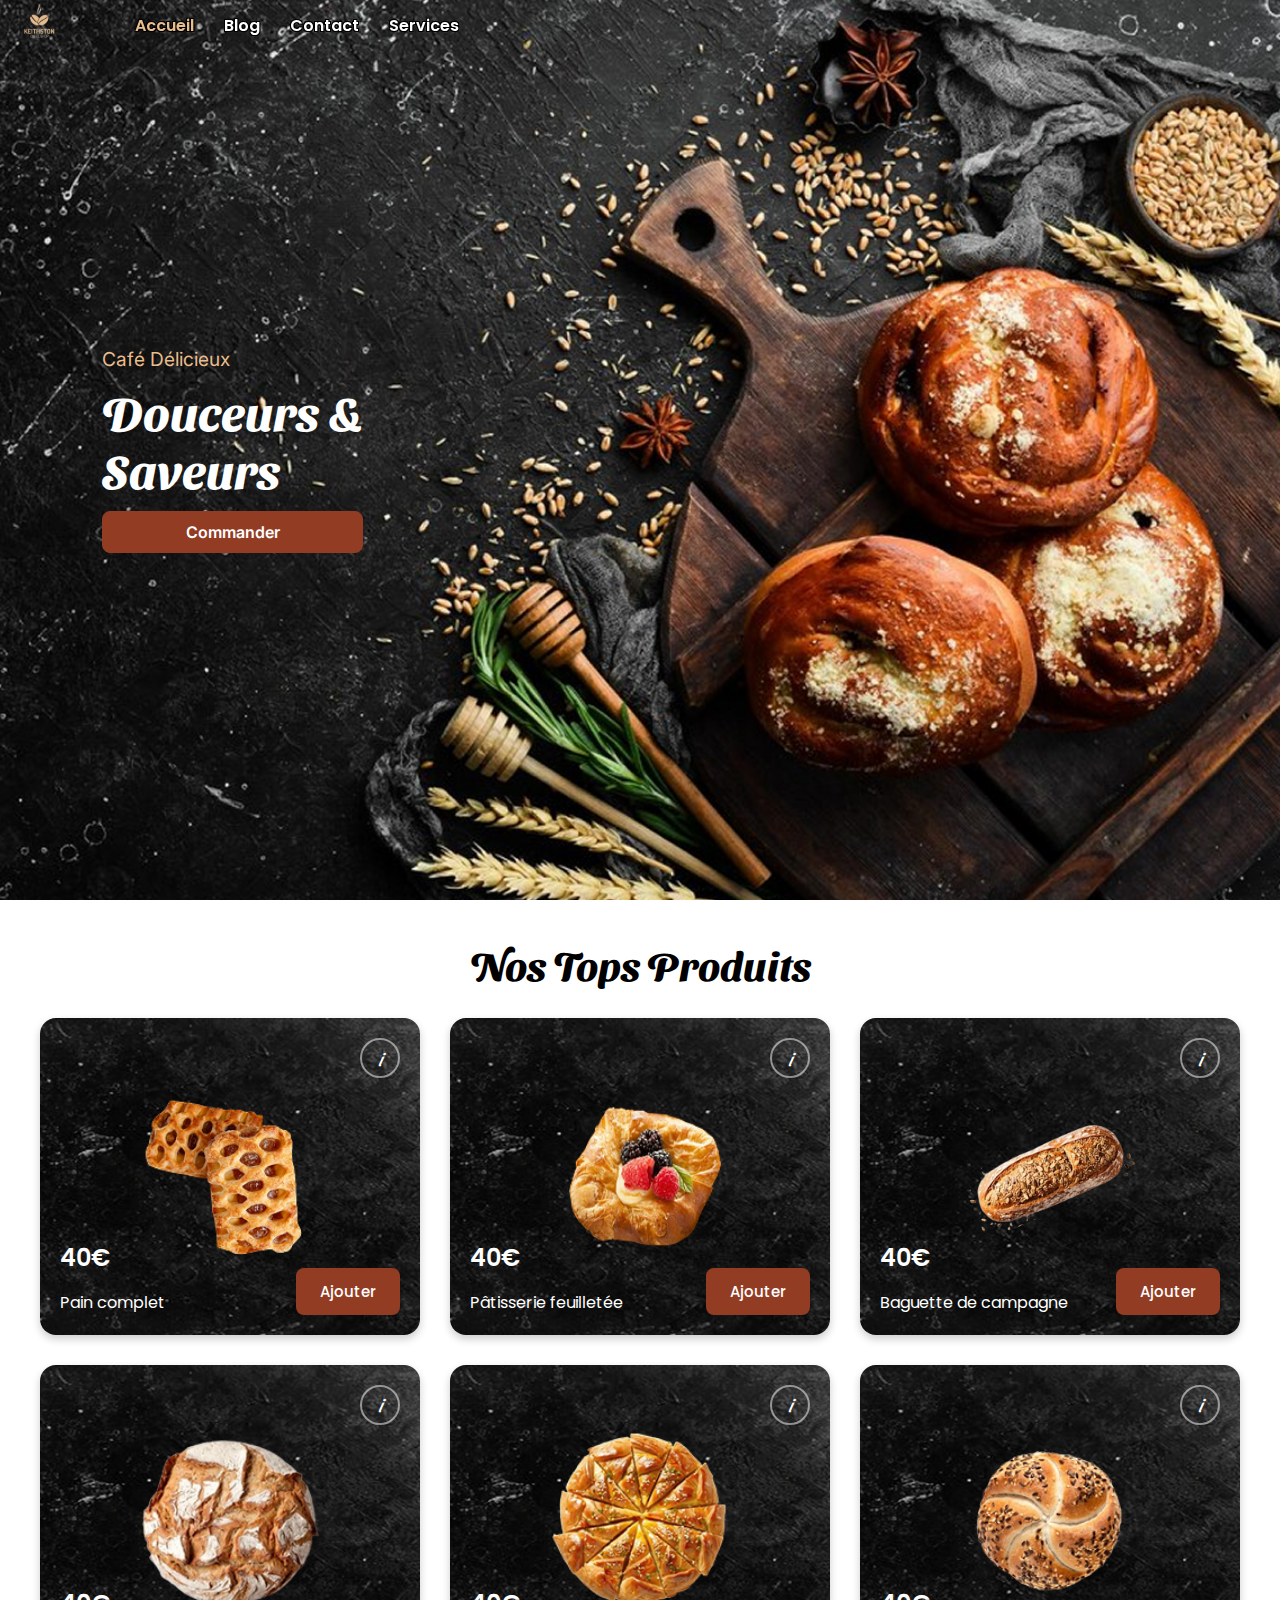
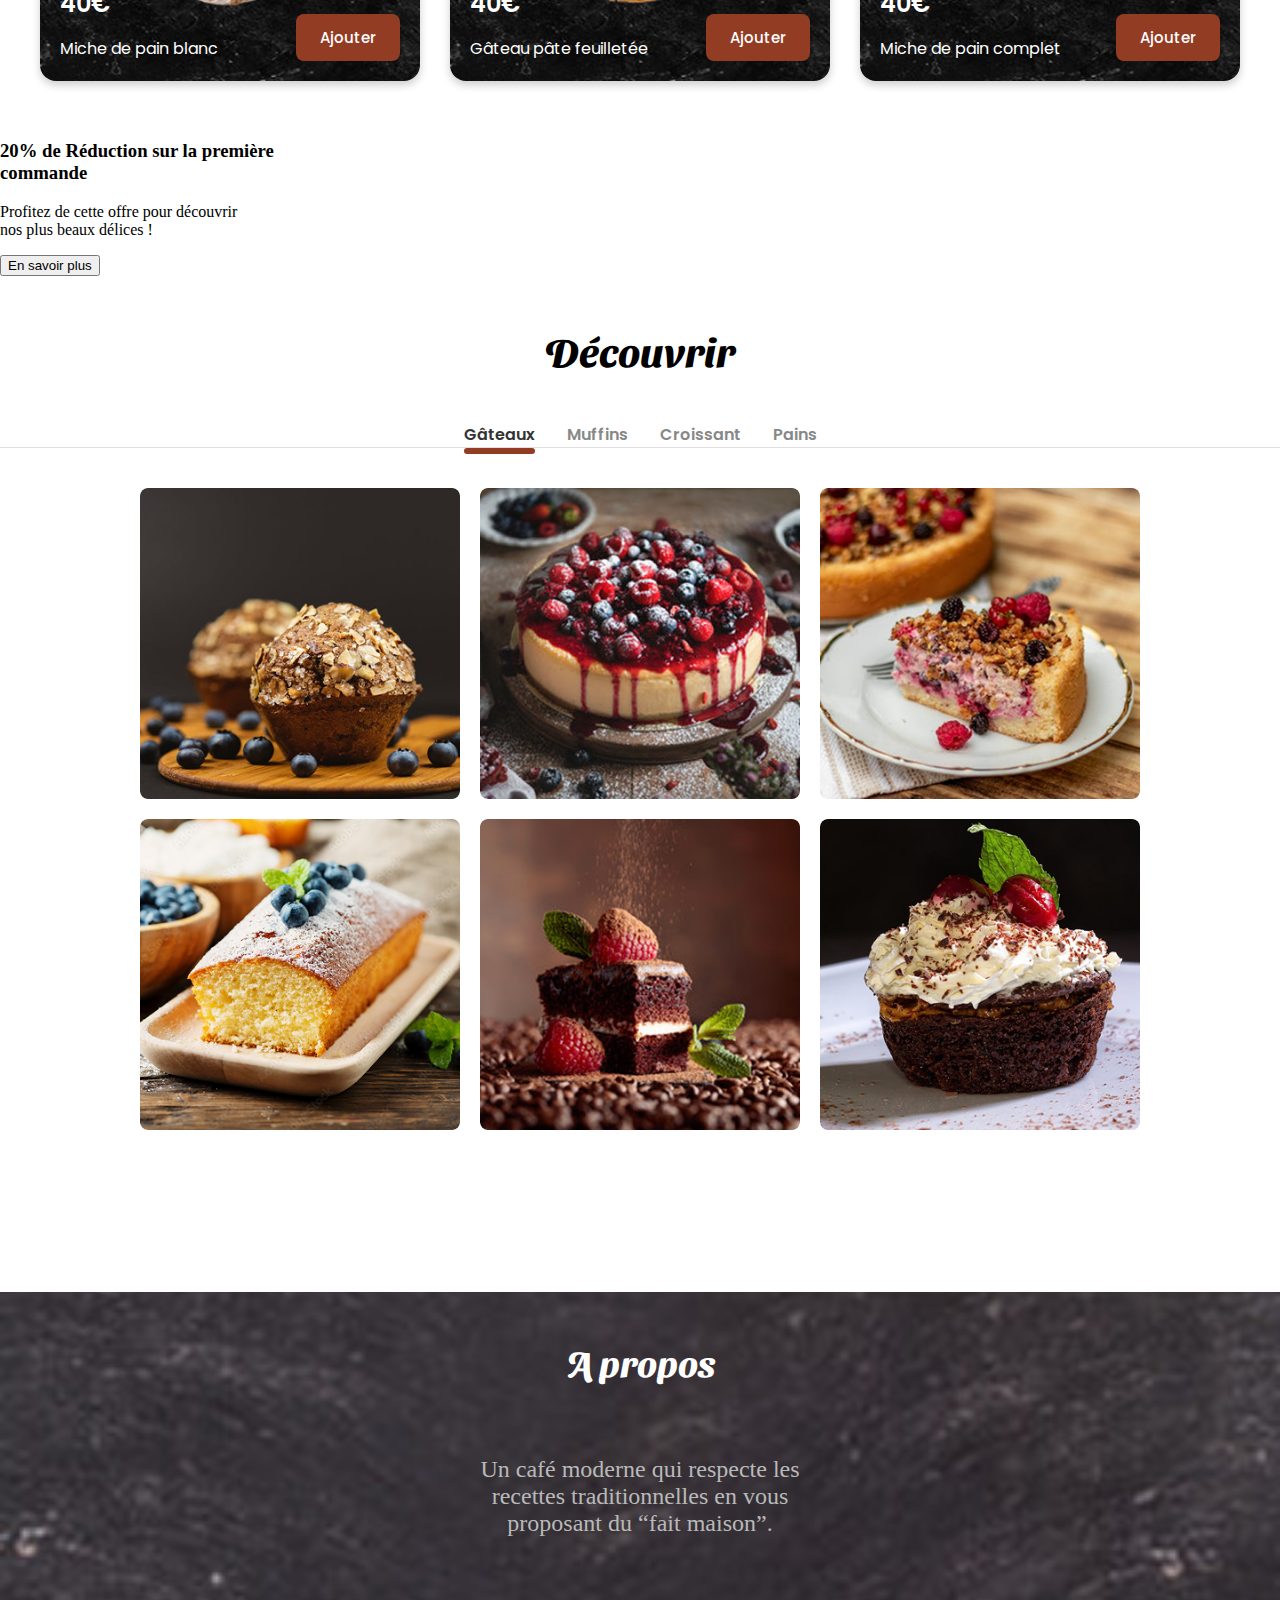
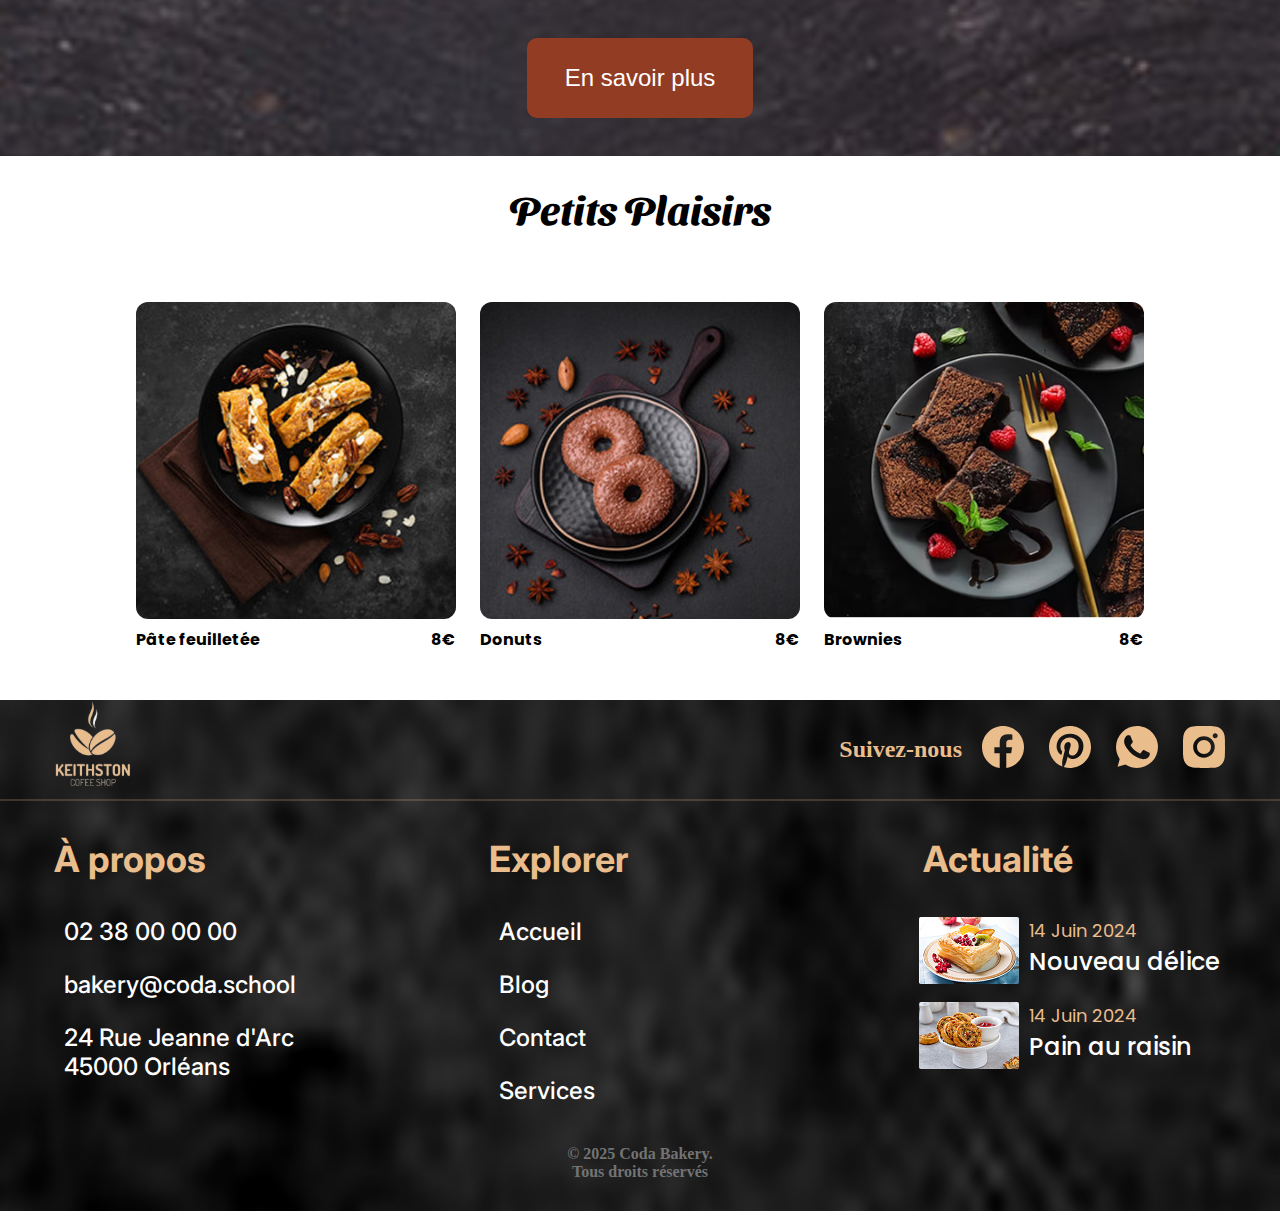
<file: html/index.html>
<!DOCTYPE html>
<html lang="fr">
    <head>
        <meta charset="UTF-8">
        <meta name="viewport" content="width=device-width, initial-scale=1.0">
        <link rel="preconnect" href="https://fonts.googleapis.com">
        <link rel="preconnect" href="https://fonts.gstatic.com" crossorigin>
        <link href="https://fonts.googleapis.com/css2?family=Sansita+Swashed:wght@300..900&display=swap" rel="stylesheet">
        <link href="https://fonts.googleapis.com/css2?family=Poppins:ital,wght@0,100;0,200;0,300;0,400;0,500;0,600;0,700;0,800;0,900;1,100;1,200;1,300;1,400;1,500;1,600;1,700;1,800;1,900&family=Sansita+Swashed:wght@300..900&display=swap" rel="stylesheet">
        <link href="https://fonts.googleapis.com/css2?family=Inter:ital,opsz,wght@0,14..32,100..900;1,14..32,100..900&family=Poppins:ital,wght@0,100;0,200;0,300;0,400;0,500;0,600;0,700;0,800;0,900;1,100;1,200;1,300;1,400;1,500;1,600;1,700;1,800;1,900&family=Sansita+Swashed:wght@300..900&display=swap" rel="stylesheet">
        <link rel="stylesheet" href="../css/header.css">
        <link rel="stylesheet" href="../css/banniere.css">
        <link rel="stylesheet" href="../css/top_produit.css">
        <link rel="stylesheet" href="../css/reduction.css">
        <link rel="stylesheet" href="../css/decouverte.css">
        <link rel="stylesheet" href="../css/info.css">
        <link rel="stylesheet" href="../css/plaisir.css">
        <link rel="stylesheet" href="../css/footer.css">
        <title>Coda bakery</title>
    </head>

    <body>
        <header class="header">
            <div class="overlay_menu_mobile" onclick="closeMenuMobile()"></div>
            <div class="header_logo">
                <img src="../image/logo_entreprise.svg" alt="Logo entreprise">
            </div>
            <nav class="header_nav">
                <div class="header_nav_close" onclick="closeMenuMobile()">
                    <img src="../image/close.svg" alt="Fermer">
                </div>
                <ul class="header_nav_menu">
                    <li class="header_nav_menu_link">
                        <a href="#">Accueil</a>
                    </li>
                    <li class="header_nav_menu_link">
                        <a href="#">Blog</a>
                    </li>
                    <li class="header_nav_menu_link">
                        <a href="#">Contact</a>
                    </li>
                    <li class="header_nav_menu_link">
                        <a href="#">Services</a>
                    </li>
                </ul>
            </nav>
            <div class="header_burger" onclick="openMenuMobile()">
                <img src="../image/burger.svg" alt="Menu">
            </div>
        </header>
        
        <section>
            <div id="custom_banniere">
                <div class="banniere_image"></div>
                <div class="banniere_contenu">
                    <p class="texte_banniere">Café Délicieux</p>
                    <h2 class="titre_banniere">Douceurs &<br>Saveurs</h2>
                    <button type="button" class="button_banniere">Commander</button>
                </div>
            </div>
        </section>
     

        <section class="section_produits">
            <h2 class="titre_section">Nos Tops Produits</h2>
            
            <div class="container_produits">
                <div class="custom_top_produit">
                    <img src="../image/fond.png" alt="fond">
                    <img src="../image/pain.png" alt="pain">
                    <button class="btn_info" aria-label="Informations produit">i</button>
                    <p class="prix_top_produit">40€</p>
                    <p class="nom_top_produit">Pain complet</p>
                    <button class="btn_ajouter">Ajouter</button>
                </div>

                <div class="custom_top_produit">
                    <img src="../image/fond.png" alt="fond">
                    <img src="../image/feuillete.png" alt="feuillete">
                    <button class="btn_info" aria-label="Informations produit">i</button>
                    <p class="prix_top_produit">40€</p>
                    <p class="nom_top_produit">Pâtisserie feuilletée</p>
                    <button class="btn_ajouter">Ajouter</button>
                </div>

                <div class="custom_top_produit">
                    <img src="../image/fond.png" alt="fond">
                    <img src="../image/baguette.png" alt="baguette de campagne">
                    <button class="btn_info" aria-label="Informations produit">i</button>
                    <p class="prix_top_produit">40€</p>
                    <p class="nom_top_produit">Baguette de campagne</p>
                    <button class="btn_ajouter">Ajouter</button>
                </div>

                <div class="custom_top_produit">
                    <img src="../image/fond.png" alt="fond">
                    <img src="../image/miche.png" alt="Miche de pain blanc">
                    <button class="btn_info" aria-label="Informations produit">i</button>
                    <p class="prix_top_produit">40€</p>
                    <p class="nom_top_produit">Miche de pain blanc</p>
                    <button class="btn_ajouter">Ajouter</button>
                </div>

                <div class="custom_top_produit">
                    <img src="../image/fond.png" alt="fond">
                    <img src="../image/gateau.png" alt="Gâteau pâte feuilletée">
                    <button class="btn_info" aria-label="Informations produit">i</button>
                    <p class="prix_top_produit">40€</p>
                    <p class="nom_top_produit">Gâteau pâte feuilletée</p>
                    <button class="btn_ajouter">Ajouter</button>
                </div>

                <div class="custom_top_produit">
                    <img src="../image/fond.png" alt="fond">
                    <img src="../image/miche_complet.png" alt="Miche de pain complet">
                    <button class="btn_info" aria-label="Informations produit">i</button>
                    <p class="prix_top_produit">40€</p>
                    <p class="nom_top_produit">Miche de pain complet</p>
                    <button class="btn_ajouter">Ajouter</button>
                </div>
            </div>
        </section>

        <section class="reduction">
            <div class="div-reduction">
                <h3>20% de Réduction sur la première</br>commande</h3>
                <p>Profitez de cette offre pour découvrir</br>nos plus beaux délices !</p>
                <button type="submit">En savoir plus</button>
            </div>
         </section>

        <br>

        <section>
            <div id="decouverte">
                <h2 class="titre_section">Découvrir</h2>
                <br>
                <ul class="decouverte_nav_menu">
                    <li class="decouverte_nav_menu_link active">
                        <a href="#">Gâteaux</a>
                    </li>
                    <li class="decouverte_nav_menu_link">
                        <a href="#">Muffins</a>
                    </li>
                    <li class="decouverte_nav_menu_link">
                        <a href="#">Croissant</a>
                    </li>
                    <li class="decouverte_nav_menu_link">
                        <a href="#">Pains</a>
                    </li>
                </ul>
                <div class="decouverte_image">
                    <img src="../image/neuvieme.png">
                    <img src="../image/dixieme.png">
                    <img src="../image/onzieme.png">
                    <img src="../image/douzieme.png">
                    <img src="../image/treizieme.png">
                    <img src="../image/quatorzieme.png">
                </div>
            </div>
        </section>

        <section class="reduction_2">
            <div class="div-reduction_2">
                <h3>A propos</h3>
                <p>Un café moderne qui respecte les<br>recettes traditionnelles en vous<br>proposant du “fait maison”.</p>
                <button type="submit">En savoir plus</button>
            </div>
         </section>

        <br>

        <section>
            <div>
                <h2 class="titre_section">Petits Plaisirs</h2>
                <div class="petits_plaisir_image">
                    <div class="item_petit_plaisir">
                        <img src="../image/seizieme.png" alt="Pâte feuilletée">
                        <div class="ligne_petit_plaisir">
                            <p class="texte_petits_plaisir">Pâte feuilletée</p>
                            <p class="prix_petits_plaisir">8€</p>
                        </div>
                    </div>
                    <div class="item_petit_plaisir">
                        <img src="../image/dixseptieme.png" alt="Donuts">
                        <div class="ligne_petit_plaisir">
                            <p class="texte_petits_plaisir">Donuts</p>
                            <p class="prix_petits_plaisir">8€</p>
                        </div>
                    </div>
                    <div class="item_petit_plaisir">
                        <img src="../image/dixhuitieme.png" alt="Brownies">
                        <div class="ligne_petit_plaisir">
                            <p class="texte_petits_plaisir">Brownies</p>
                            <p class="prix_petits_plaisir">8€</p>
                        </div>
                    </div>
                </div>
            </div>
        </section>
        <footer>
        <section class="suivre">
            <div class="suivre-pied">
                <img id="logo-pied" src="../image/logo_entreprise.svg" alt="Logo">
                <div class="suivre-box">
                    <p>Suivez-nous</p>
                    <ul>
                        <li><img src="../image/facebook.svg" alt="facebook"></li>
                        <li><img src="../image/pinterest.svg" alt="Pinterestr"></li>
                        <li><img src="../image/tel.svg" alt="whatsapp"></li>
                        <li><img src="../image/insta.svg" alt="instagram"></li>
                    </ul>
                </div>
            </div>
        </section>

        <hr>

        <section class="info-pied">
            <div class="info-contenu">
                <div class="apropos">
                    <h3>À propos</h3>
                    <div class="propos-pied">
                        <p>02 38 00 00 00</p>
                        <p>bakery@coda.school</p>
                        <p>24 Rue Jeanne d'Arc</br>45000 Orléans</p>
                    </div>
                </div>

                <div class="explorer">
                    <h3>Explorer</h3>
                    <div class="explo-pied">
                        <p>Accueil</p>
                        <p>Blog</p>
                        <p>Contact</p>
                        <p>Services</p>
                    </div>
                </div>

                <div class="actu">
                    <div class="actu-pied">
                        <h3>Actualité</h3>
                        <div class="actu1">
                            <img src="../image/vingt.png" alt="actu gateau">
                            <div class="info1">
                                <h5>14 Juin 2024</h5>
                                <p>Nouveau délice</p>
                            </div>
                        </div>
                        <div class="actu2">
                            <img src="../image/vingtetun.png" alt="actu pain">
                            <div class="info2">
                                <h5>14 Juin 2024</h5>
                                <p>Pain au raisin</p>
                            </div>
                        </div>
                    </div>
                </div>
            </div>
        </section>

        <section class="copy">
            <p>&copy; 2025 Coda Bakery.</br>Tous droits réservés</p>
        </section>
    </footer>

        
        <script>
            function openMenuMobile() {
                document.querySelector('.header_nav').classList.add('open');
                document.querySelector('.overlay_menu_mobile').classList.add('open');
            }
            
            function closeMenuMobile() {
                document.querySelector('.header_nav').classList.remove('open');
                document.querySelector('.overlay_menu_mobile').classList.remove('open');
            }         
        </script>
    </body>
</html>
</file>
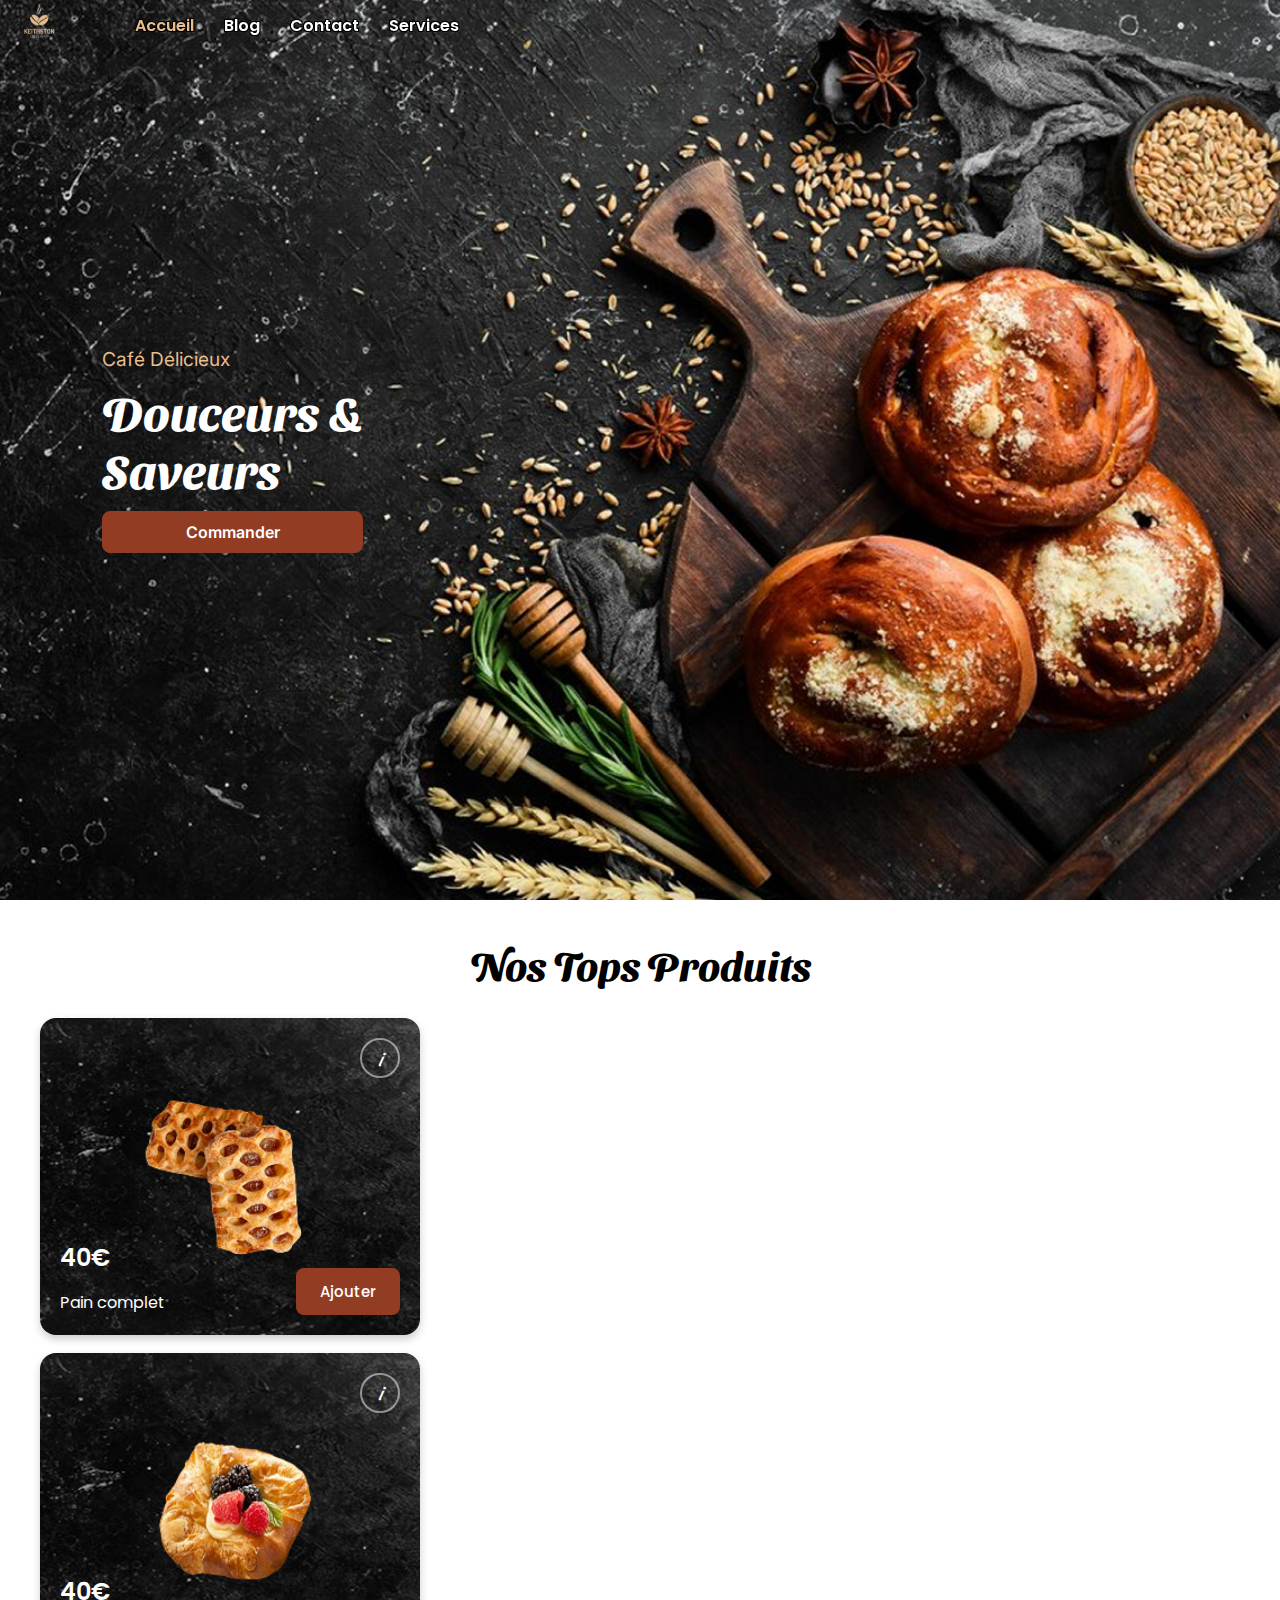
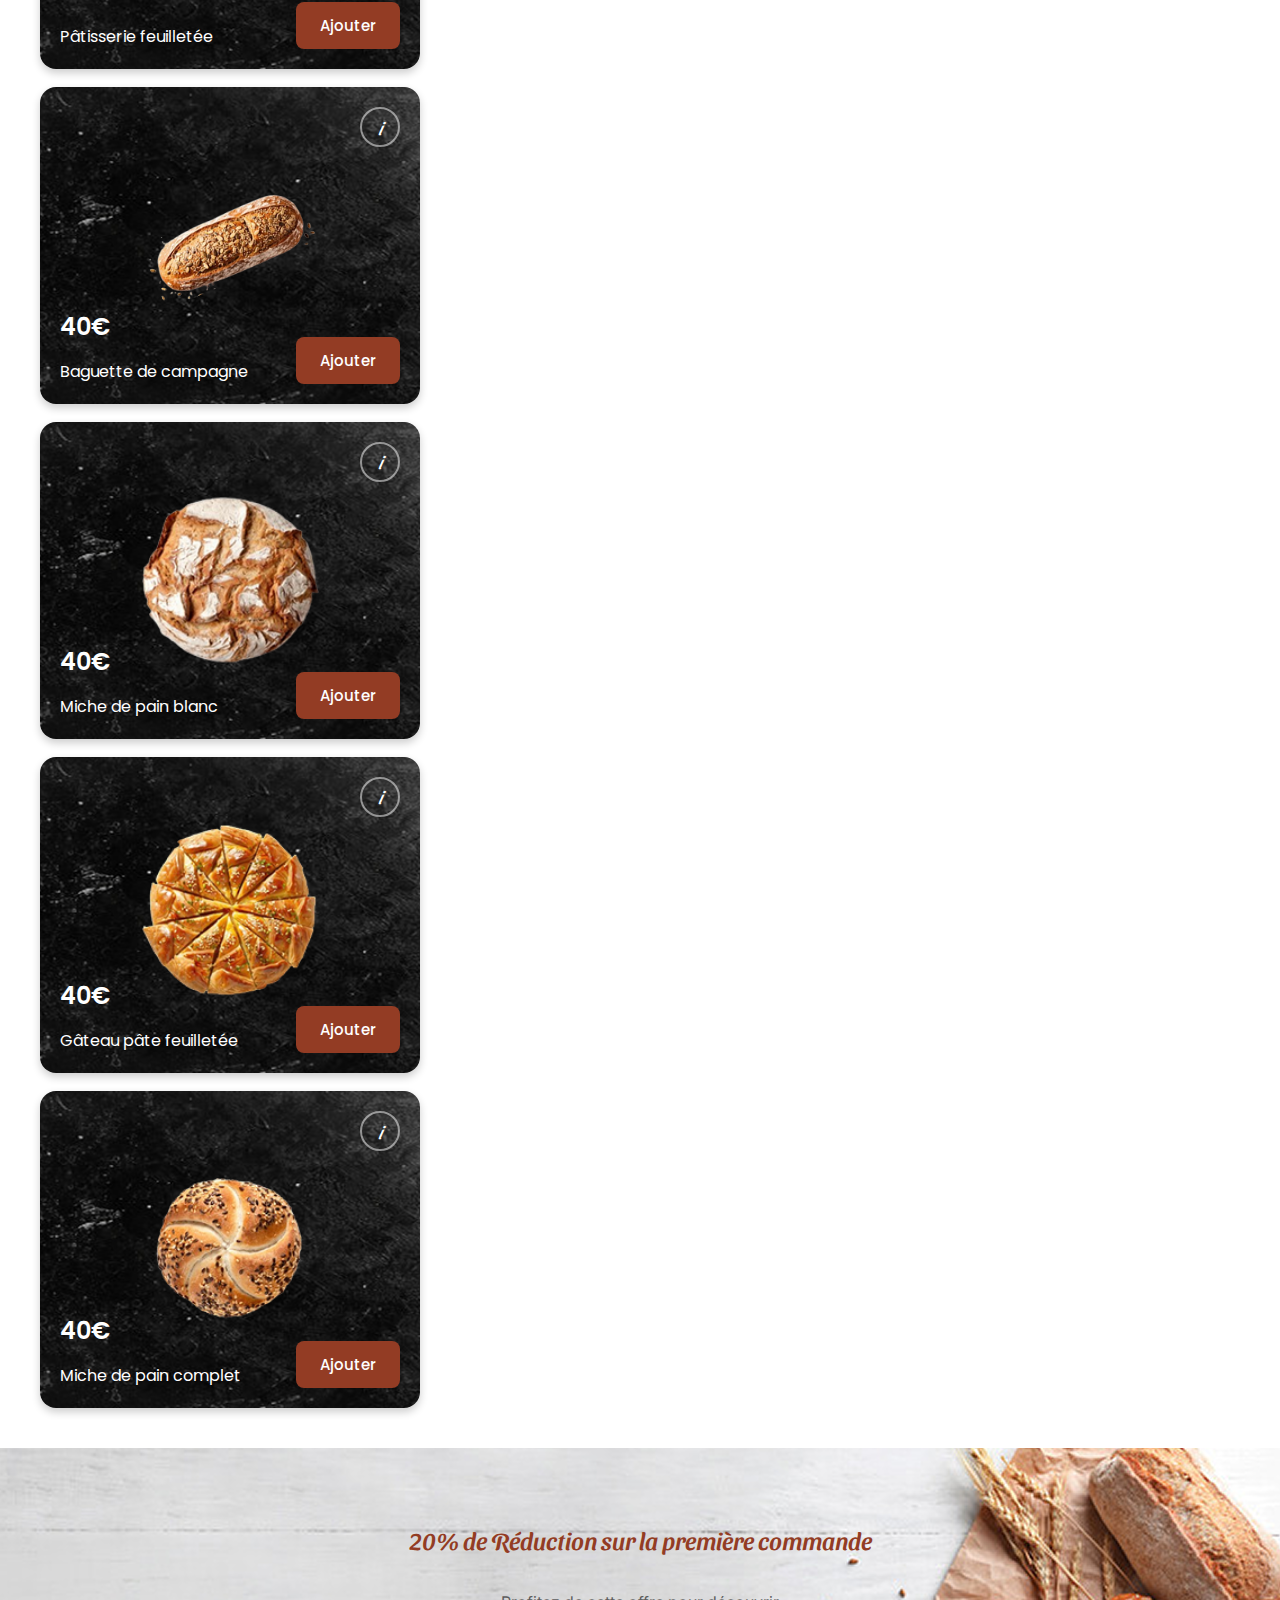
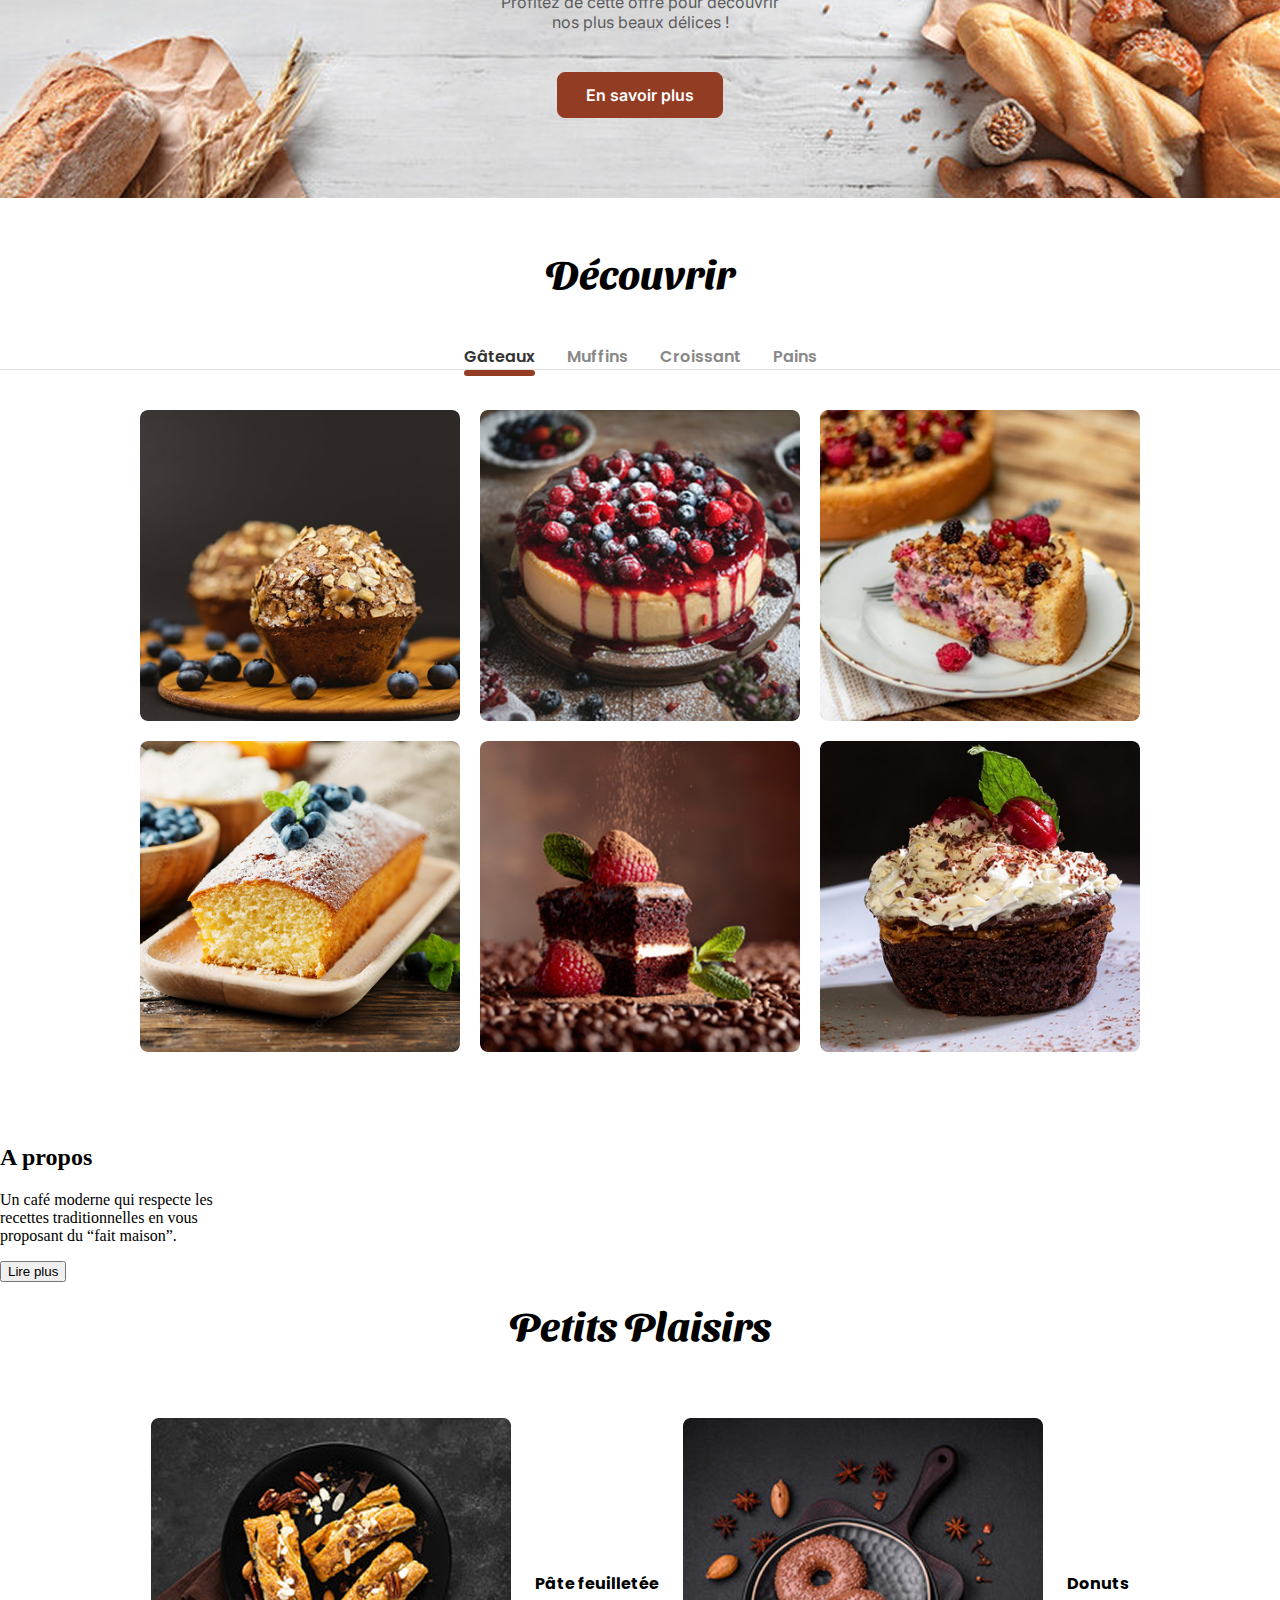
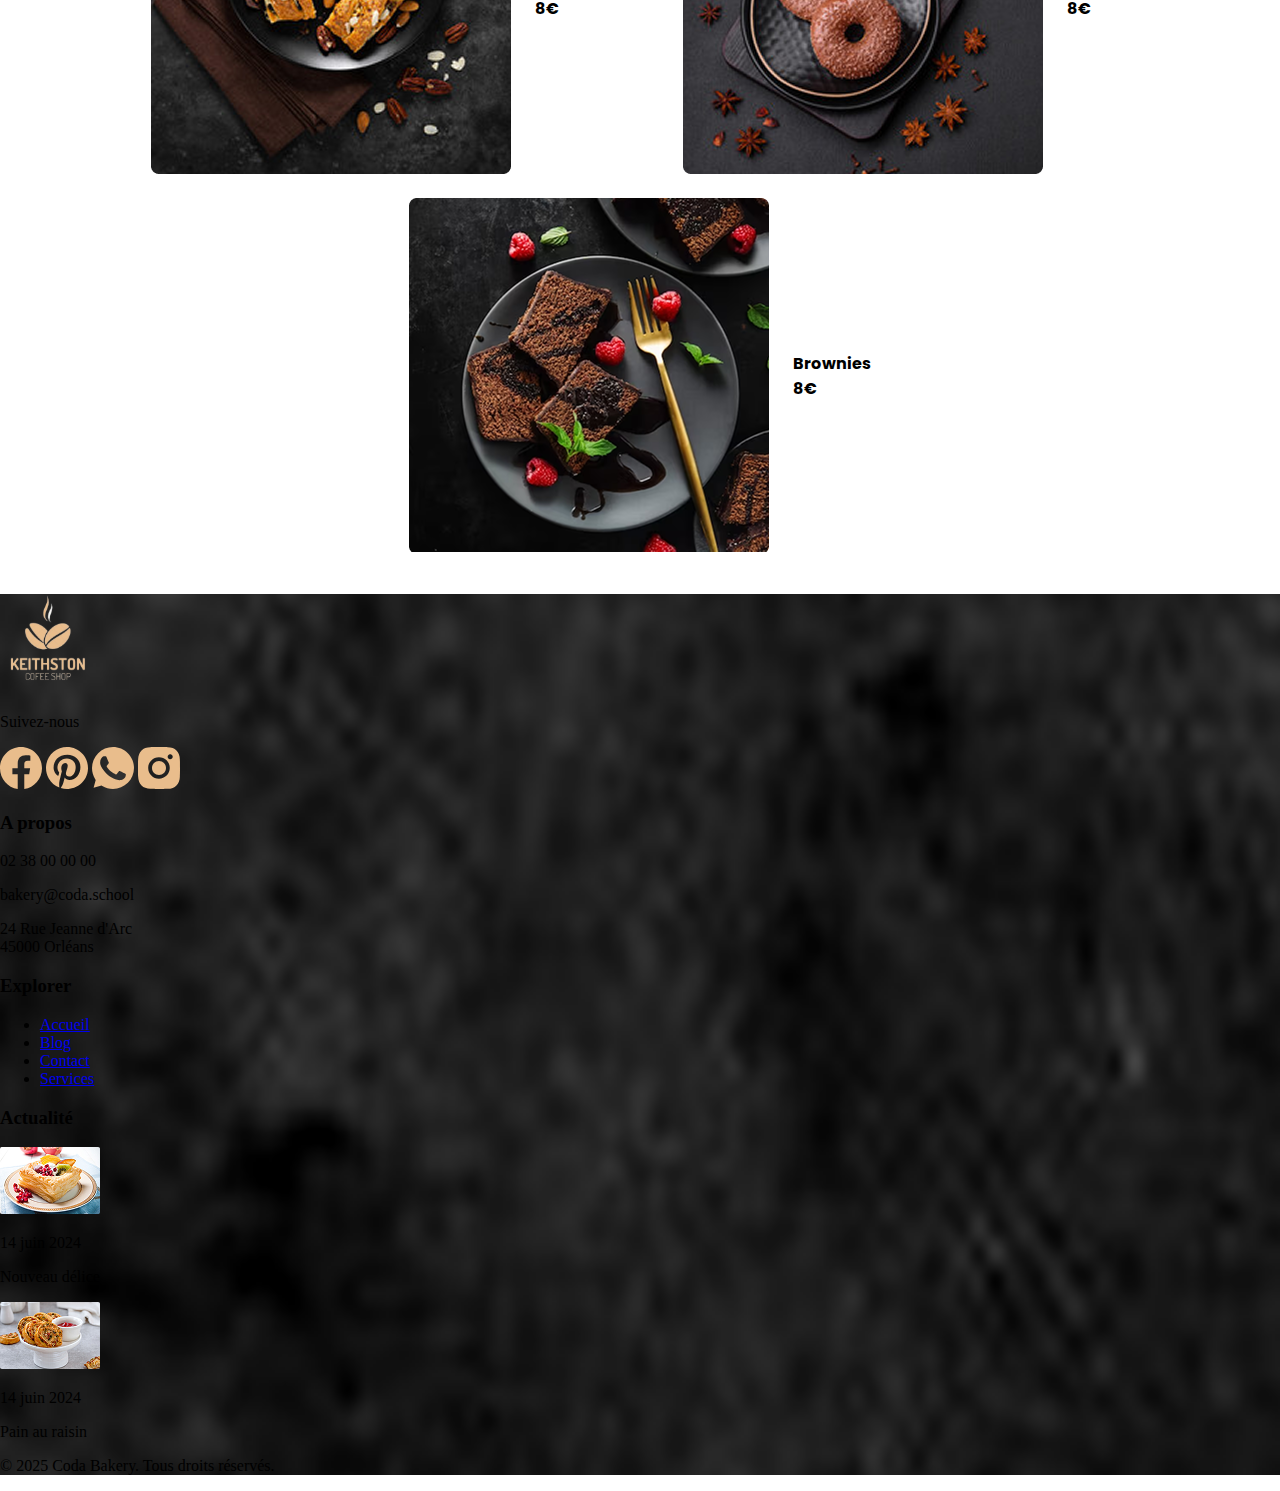
<file: html/projet.html>
<!DOCTYPE html>
<html lang="fr">
    <head>
        <meta charset="UTF-8">
        <meta name="viewport" content="width=device-width, initial-scale=1.0">
        <link rel="preconnect" href="https://fonts.googleapis.com">
        <link rel="preconnect" href="https://fonts.gstatic.com" crossorigin>
        <link href="https://fonts.googleapis.com/css2?family=Sansita+Swashed:wght@300..900&display=swap" rel="stylesheet">
        <link href="https://fonts.googleapis.com/css2?family=Poppins:ital,wght@0,100;0,200;0,300;0,400;0,500;0,600;0,700;0,800;0,900;1,100;1,200;1,300;1,400;1,500;1,600;1,700;1,800;1,900&family=Sansita+Swashed:wght@300..900&display=swap" rel="stylesheet">
        <link href="https://fonts.googleapis.com/css2?family=Inter:ital,opsz,wght@0,14..32,100..900;1,14..32,100..900&family=Poppins:ital,wght@0,100;0,200;0,300;0,400;0,500;0,600;0,700;0,800;0,900;1,100;1,200;1,300;1,400;1,500;1,600;1,700;1,800;1,900&family=Sansita+Swashed:wght@300..900&display=swap" rel="stylesheet">
        <link rel="stylesheet" href="../css/header.css">
        <link rel="stylesheet" href="../css/banniere.css">
        <link rel="stylesheet" href="../css/top_produit.css">
        <link rel="stylesheet" href="../css/reduction.css">
        <link rel="stylesheet" href="../css/decouverte.css">
        <link rel="stylesheet" href="../css/info.css">
        <link rel="stylesheet" href="../css/plaisir.css">
        <link rel="stylesheet" href="../css/footer.css">
        <title>Coda bakery</title>
    </head>

    <body>
        <header class="header">
            <div class="overlay_menu_mobile" onclick="closeMenuMobile()"></div>
            <div class="header_logo">
                <img src="../image/logo_entreprise.svg" alt="Logo entreprise">
            </div>
            <nav class="header_nav">
                <div class="header_nav_close" onclick="closeMenuMobile()">
                    <img src="../image/close.svg" alt="Fermer">
                </div>
                <ul class="header_nav_menu">
                    <li class="header_nav_menu_link">
                        <a href="#">Accueil</a>
                    </li>
                    <li class="header_nav_menu_link">
                        <a href="#">Blog</a>
                    </li>
                    <li class="header_nav_menu_link">
                        <a href="#">Contact</a>
                    </li>
                    <li class="header_nav_menu_link">
                        <a href="#">Services</a>
                    </li>
                </ul>
            </nav>
            <div class="header_burger" onclick="openMenuMobile()">
                <img src="../image/burger.svg" alt="Menu">
            </div>
        </header>
        
        <section>
            <div id="custom_banniere">
                <div class="banniere_image"></div>
                <div class="banniere_contenu">
                    <p class="texte_banniere">Café Délicieux</p>
                    <h2 class="titre_banniere">Douceurs &<br>Saveurs</h2>
                    <button type="button" class="button_banniere">Commander</button>
                </div>
            </div>
        </section>
     

        <section class="section_produits">
            <h2 class="titre_section">Nos Tops Produits</h2>
            <div class="container_produits">
                <div class="custom_top_produit">
                    <img src="../image/fond.png" alt="fond">
                    <img src="../image/pain.png" alt="pain">
                    <button class="btn_info" aria-label="Informations produit">i</button>
                    <p class="prix_top_produit">40€</p>
                    <p class="nom_top_produit">Pain complet</p>
                    <button class="btn_ajouter">Ajouter</button>
                </div>
            </div>

            <br>

            <div class="container_produits">
                <div class="custom_top_produit">
                    <img src="../image/fond.png" alt="fond">
                    <img src="../image/feuillete.png" alt="feuillete">
                    <button class="btn_info" aria-label="Informations produit">i</button>
                    <p class="prix_top_produit">40€</p>
                    <p class="nom_top_produit">Pâtisserie feuilletée</p>
                    <button class="btn_ajouter">Ajouter</button>
                </div>
            </div>

            <br>

            <div class="container_produits">
                <div class="custom_top_produit">
                    <img src="../image/fond.png" alt="fond">
                    <img src="../image/baguette.png" alt="baguette de campagne">
                    <button class="btn_info" aria-label="Informations produit">i</button>
                    <p class="prix_top_produit">40€</p>
                    <p class="nom_top_produit">Baguette de campagne</p>
                    <button class="btn_ajouter">Ajouter</button>
                </div>
            </div>

            <br>

            <div class="container_produits">
                <div class="custom_top_produit">
                    <img src="../image/fond.png" alt="fond">
                    <img src="../image/miche.png" alt="Miche de pain blanc">
                    <button class="btn_info" aria-label="Informations produit">i</button>
                    <p class="prix_top_produit">40€</p>
                    <p class="nom_top_produit">Miche de pain blanc</p>
                    <button class="btn_ajouter">Ajouter</button>
                </div>
            </div>

            <br>

            <div class="container_produits">
                <div class="custom_top_produit">
                    <img src="../image/fond.png" alt="fond">
                    <img src="../image/gateau.png" alt="Gâteau pâte feuilletée">
                    <button class="btn_info" aria-label="Informations produit">i</button>
                    <p class="prix_top_produit">40€</p>
                    <p class="nom_top_produit">Gâteau pâte feuilletée</p>
                    <button class="btn_ajouter">Ajouter</button>
                </div>
            </div>

            <br>

            <div class="container_produits">
                <div class="custom_top_produit">
                    <img src="../image/fond.png" alt="fond">
                    <img src="../image/miche_complet.png" alt="Miche de pain complet">
                    <button class="btn_info" aria-label="Informations produit">i</button>
                    <p class="prix_top_produit">40€</p>
                    <p class="nom_top_produit">Miche de pain complet</p>
                    <button class="btn_ajouter">Ajouter</button>
                </div>
            </div>
        </section>

        <section>
            <div id="custom_banniere_2">
                <h2 class="titre_banniere_2">
                    20% de Réduction sur la première commande
                </h2>
                <p class="texte_banniere_2">
                    Profitez de cette offre pour découvrir<br>nos plus beaux délices !
                </p>
                <div class="bouton">
                    <button type="button" name="info" class="button_banniere_2">En savoir plus</button>
                </div>
            </div>
        </section>

        <br>

        <section>
            <div id="decouverte">
                <h2 class="titre_section">Découvrir</h2>
                <br>
                <ul class="decouverte_nav_menu">
                    <li class="decouverte_nav_menu_link active">
                        <a href="#">Gâteaux</a>
                    </li>
                    <li class="decouverte_nav_menu_link">
                        <a href="#">Muffins</a>
                    </li>
                    <li class="decouverte_nav_menu_link">
                        <a href="#">Croissant</a>
                    </li>
                    <li class="decouverte_nav_menu_link">
                        <a href="#">Pains</a>
                    </li>
                </ul>
                <div class="decouverte_image">
                    <img src="../image/neuvieme.png">
                    <img src="../image/dixieme.png">
                    <img src="../image/onzieme.png">
                    <img src="../image/douzieme.png">
                    <img src="../image/treizieme.png">
                    <img src="../image/quatorzieme.png">
                </div>
            </div>
        </section>

        <section>
            <div id="custom_banniere_3">
                <h2 class="titre_banniere_3">
                    A propos
                </h2>
                <p class="texte_banniere_3">
                    Un café moderne qui respecte les<br>recettes traditionnelles en vous<br>proposant du “fait maison”. 
                </p>
                <div class="bouton_info">
                    <button type="button" name="info" class="button_banniere_3">Lire plus</button>
                </div>
            </div>
        </section>

        <br>

        <section>
            <div>
                <h2 class="titre_section">Petits Plaisirs</h2>
                <div class="petits_plaisir_image">
                    <img src="../image/seizieme.png">
                    <div id="ligne_petit_plaisir">
                        <p class="texte_petits_plaisir">
                            Pâte feuilletée
                        </p>
                        <p class="prix_petits_plaisir">
                            8€
                        </p>
                    </div>
                    <img src="../image/dixseptieme.png">
                    <div id="ligne_petit_plaisir">
                        <p class="texte_petits_plaisir">
                            Donuts
                        </p>
                        <p class="prix_petits_plaisir">
                            8€
                        </p>
                    </div>
                    <img src="../image/dixhuitieme.png">
                    <div id="ligne_petit_plaisir">
                        <p class="texte_petits_plaisir">
                            Brownies
                        </p>
                        <p class="prix_petits_plaisir">
                            8€
                        </p>
                    </div>
                </div>
            </div>
        </section>

        <footer class="footer">
            <div class="footer_logo">
                <img src="../image/logo_entreprise.svg">
                <p>Suivez-nous</p>
                <div class="footer_icons">
                <img src="../image/facebook.svg" alt="Facebook">
                <img src="../image/pinterest.svg" alt="Pinterest">
                <img src="../image/tel.svg" alt="WhatsApp">
                <img src="../image/insta.svg" alt="Instagram">
                </div>
            </div>

            <div class="footer_section">
                <h3>A propos</h3>
                <p>02 38 00 00 00</p>
                <p>bakery@coda.school</p>
                <p>24 Rue Jeanne d'Arc<br>45000 Orléans</p>
            </div>

            <div class="footer_section">
                <h3>Explorer</h3>
                <ul>
                <li><a href="#">Accueil</a></li>
                <li><a href="#">Blog</a></li>
                <li><a href="#">Contact</a></li>
                <li><a href="#">Services</a></li>
                </ul>
            </div>

            <div class="footer_section">
                <h3>Actualité</h3>
                <div class="footer_actualite">
                <img src="../image/vingt.png" alt="">
                <div>
                    <p class="actualite_date">14 juin 2024</p>
                    <p class="actualite_titre">Nouveau délice</p>
                </div>
                </div>
                <div class="footer_actualite">
                <img src="../image/vingtetun.png" alt="">
                <div>
                    <p class="actualite_date">14 juin 2024</p>
                    <p class="actualite_titre">Pain au raisin</p>
                </div>
                </div>
            </div>

            <p class="footer_legal">© 2025 Coda Bakery. Tous droits réservés.</p>
        </footer>

        
        <script>
            function openMenuMobile() {
                document.querySelector('.header_nav').classList.add('open');
                document.querySelector('.overlay_menu_mobile').classList.add('open');
            }
            
            function closeMenuMobile() {
                document.querySelector('.header_nav').classList.remove('open');
                document.querySelector('.overlay_menu_mobile').classList.remove('open');
            }         
        </script>
    </body>
</html>
</file>
<file: css/header.css>
body {
    margin: 0;
    padding: 0;
}

.header {
    background-color: #FFFFFF;
    width: 100%;
    height: 50px;
    position: fixed;
    top: 0;
    left: 0;
    display: flex;
    align-items: center;
    justify-content: space-between;
    padding: 0px 20px;
    box-sizing: border-box;
    z-index: 2000;
}

.header_logo img {
    width: 35px;
    height: 40px;
}

.header_burger {
    display: block;
    cursor: pointer;
    z-index: 2001;
}

.header_burger img {
    width: 20px;
    height: 12px;
    display: block;
}

.header_nav_close {
    position: absolute;
    top: 16px;
    right: 16px;
    cursor: pointer;
    z-index: 2002;
}

.header_nav_close img {
    width: 20px;
    height: 20px;
    display: block;
}

.header_nav {
    position: fixed;
    top: 0;
    right: 0;
    width: 300px;
    max-width: 80%;
    height: 100vh;
    background-color: #FFFFFF;
    display: flex;
    align-items: center;
    justify-content: center;
    transform: translateX(100%);
    transition: transform 0.3s ease-in-out;
    z-index: 2002;
    box-shadow: -2px 0 8px rgba(0,0,0,0.1);
}

.header_nav.open {
    transform: translateX(0);
}

.header_nav_menu {
    display: flex;
    flex-direction: column;
    align-items: flex-start;
    list-style: none;
    padding: 0;
    margin: 0;
}

.header_nav_menu_link {
    margin-bottom: 30px;
}

.header_nav_menu_link a {
    color: #E9BD8C;
    font-size: 25px;
    font-family: 'Poppins';
    font-weight: 600;
    text-decoration: none;
    transition: color 0.3s;
}

.header_nav_menu_link a:hover {
    color: #933C24;
}

.overlay_menu_mobile {
    position: fixed;
    top: 0;
    left: 0;
    width: 100vw;
    height: 100vh;
    background-color: rgba(0, 0, 0, 0.6);
    display: none;
    z-index: 1999;
}

.overlay_menu_mobile.open {
    display: block;
}

/* Media query pour desktop (1024px et plus) */
@media (min-width: 1024px) {
    .header_burger {
        display: none;
    }
    
    .header_nav_close {
        display: none;
    }
    
    .overlay_menu_mobile {
        display: none !important;
    }

    .header {
        background-color: transparent;
        justify-content: flex-start;
        gap: 40px;
    }
    
    .header_nav {
        position: static;
        width: auto;
        height: auto;
        background-color: transparent;
        transform: translateX(0);
        box-shadow: none;
        margin-left: 40px;
    }
    
    .header_nav_menu {
        flex-direction: row;
        align-items: center;
        gap: 30px;
    }
    
    .header_nav_menu_link {
        margin-bottom: 0;
    }
    
    .header_nav_menu_link a {
        color: #FFFFFF;
        font-size: 16px;
        text-shadow:
        -1px -1px 0 #000,
        1px -1px 0 #000,
        -1px 1px 0 #000,
        1px 1px 0 #000;
    }
    
    .header_nav_menu_link:first-child a {
        color: #E9BD8C;
        text-shadow:
        -1px -1px 0 #000,
        1px -1px 0 #000,
        -1px 1px 0 #000,
        1px 1px 0 #000;
    }
    
    .header_nav_menu_link a:hover {
        color: #E9BD8C;
    }
}
</file>
<file: css/banniere.css>
#custom_banniere {
  position: relative;
  width: 100%;
  min-height: 60vh;
  display: flex;
  align-items: center;
  gap: 40px;
}

.banniere_image {
  position: absolute;
  inset: 0;
  background: url(../image/premier.png) center/cover no-repeat;
  z-index: 1;
}

.banniere_contenu {
  position: relative;
  z-index: 2;
  margin-left: 5vw;
  max-width: 40ch;
  display: flex;
  flex-direction: column;
  gap: 0.8rem;
}

.texte_banniere {
  font-family: Inter;
  color: #E9BD8C;
  font-size: clamp(0.9rem, 2vw, 1.2rem);
  margin: 0;
}

.titre_banniere {
  font-family: Sansita Swashed;
  color: #FFFFFF;
  font-size: clamp(1.8rem, 6vw, 3rem);
  margin: 0;
  line-height: 1.2;
}

.button_banniere {
  font-family: Inter;
  background-color: #933C24;
  color: white;
  font-size: clamp(0.9rem, 2vw, 1rem);
  font-weight: 600;
  border-radius: 8px;
  border: 1px solid #933C24;
  padding: 10px 24px;
  cursor: pointer;
  transition: background-color 0.3s;
}

.button_banniere:hover {
  background-color: #7a3220;
}

/* Media query pour desktop (1024px et plus) */
@media (min-width: 1024px) {
  #custom_banniere {
    min-height: 100vh;
  }
  
  .banniere_contenu {
    margin-left: 8vw;
  }
}
</file>
<file: css/top_produit.css>
.section_produits {
    padding: 40px 20px;
    background-color: #FFFFFF;
}

.titre_section {
    font-family: 'Sansita Swashed';
    font-size: clamp(28px, 7vw, 40px);
    color: #000000;
    text-align: center;
    margin: 0 0 30px 0;
    font-weight: 700;
}

.container_produits {
    display: grid;
    grid-template-columns: 1fr;
    gap: 20px;
    max-width: 1200px;
    margin: 0 auto;
}

.custom_top_produit {
    position: relative;
    width: 100%;
    border-radius: 16px;
    overflow: hidden;
    box-shadow: 0 4px 8px rgba(0, 0, 0, 0.2);
    transition: transform 0.3s ease, box-shadow 0.3s ease;
}

.custom_top_produit:hover {
    transform: translateY(-5px);
    box-shadow: 0 8px 16px rgba(0, 0, 0, 0.3);
}

.custom_top_produit img:first-of-type {
    width: 100%;
    height: 100%;
    min-height: 280px;
    object-fit: cover;
    display: block;
}

.custom_top_produit img:nth-of-type(2) {
    position: absolute;
    top: 50%;
    left: 50%;
    transform: translate(-50%, -50%);
    width: 50%;
    max-width: 180px;
    height: auto;
    object-fit: contain;
    z-index: 2;
}

.btn_info {
    position: absolute;
    top: 20px;
    right: 20px;
    width: 40px;
    height: 40px;
    border-radius: 50%;
    background-color: transparent;
    border: 2px solid rgba(255, 255, 255, 0.5);
    color: white;
    font-family: 'Sansita Swashed';
    font-size: 18px;
    font-style: italic;
    display: flex;
    align-items: center;
    justify-content: center;
    cursor: pointer;
    transition: all 0.3s ease;
    z-index: 3;
}

.btn_info:hover {
    background-color: rgba(255, 255, 255, 0.1);
    border-color: rgba(255, 255, 255, 0.8);
    transform: scale(1.1);
}

.prix_top_produit {
    position: absolute;
    bottom: 60px;
    left: 20px;
    font-family: 'Poppins';
    font-size: clamp(20px, 5vw, 24px);
    color: #FFFFFF;
    font-weight: 600;
    margin: 0;
    z-index: 3;
}

.nom_top_produit {
    position: absolute;
    bottom: 20px;
    left: 20px;
    font-family: 'Poppins';
    font-size: clamp(14px, 3.5vw, 16px);
    color: #FFFFFF;
    margin: 0;
    font-weight: 400;
    z-index: 3;
}

.btn_ajouter {
    position: absolute;
    bottom: 20px;
    right: 20px;
    font-family: 'Poppins';
    background-color: #933C24;
    color: white;
    font-size: clamp(13px, 3.5vw, 15px);
    font-weight: 500;
    border-radius: 8px;
    border: none;
    padding: 12px 24px;
    cursor: pointer;
    transition: background-color 0.3s, transform 0.2s;
    white-space: nowrap;
    z-index: 4;
}

.btn_ajouter:hover {
    background-color: #7a3220;
    transform: scale(1.05);
}

.btn_ajouter:active {
    transform: scale(0.98);
}

/* Media query pour desktop (1024px et plus) */
@media (min-width: 768px) {
    .container_produits {
        grid-template-columns: repeat(3, 1fr);
        gap: 30px;
    }
}
</file>
<file: css/reduction.css>
#custom_banniere_2 {
    display: flex;
    flex-direction: column;
    align-items: center;
    justify-content: center;
    background-image: url(../image/fond2.png);
    background-size: cover;
    background-position: center;
    gap: 40px;
    padding: 80px 20px; 
    text-align: center;
}

.texte_banniere_2 {
    font-family: 'Inter';
    color: #5D5D5D;
    font-size: clamp(12px, 3.5vw, 16px);
    margin: 0;
}

.titre_banniere_2 {
    font-family: 'Sansita Swashed';
    color: #933C24;
    margin: 0;
    font-weight: 500;
    font-style: Medium;
    font-size: 24px;
    line-height: 100%;
}

.bouton {
    display: flex;
    justify-content: center;
}

.button_banniere_2 {
    font-family: 'Inter';
    background-color: #933C24;
    color: white;
    font-size: clamp(12px, 3.5vw, 16px);
    font-weight: 600;
    border-radius: 8px;
    border: 1px solid #933C24;
    padding: clamp(8px, 2.5vw, 12px) clamp(20px, 6vw, 28px);
    cursor: pointer;
    transition: background-color 0.3s;
}

.button_banniere_2:hover {
    background-color: #7a3220;
}
</file>
<file: css/decouverte.css>
#decouverte {
  text-align: center;
  padding: 2rem 0;
}

.decouverte_nav_menu {
  display: flex;
  justify-content: center;
  gap: 2rem;
  list-style: none;
  padding: 0;
  margin: 0;
  border-bottom: 1px solid #e0e0e0;
}

.decouverte_nav_menu_link a {
  position: relative;
  font-family: 'Poppins', sans-serif;
  font-weight: 600;
  color: #888888;
  text-decoration: none;
  padding-bottom: 0.5rem;
  transition: color 0.3s;
}

.decouverte_nav_menu_link a:hover {
  color: #933C24;
}

.decouverte_nav_menu_link.active a {
  color: #333333;
}

.decouverte_nav_menu_link.active a::after {
  content: "";
  position: absolute;
  left: 0;
  bottom: 0;
  width: 100%;
  height: 6px;
  background-color: #933C24;
  border-radius: 4px;
}

.decouverte_image {
  display: flex;
  flex-direction: column;
  align-items: center;
  gap: 20px;
  padding: 40px 20px;
  background-color: #FFFFFF;
}

.decouverte_image img {
  width: 100%;
  max-width: 320px;
  height: auto;
  border-radius: 8px;
  object-fit: cover;
}

@media (min-width: 768px) {
  .decouverte_image {
    flex-direction: row;
    flex-wrap: wrap;
    justify-content: center;
  }
}
</file>
<file: css/info.css>
.div-reduction_2
{
    display: flex;
    flex-direction: column;
    position: relative;
    background-image: url(../image/fond3.png);
    background-size: cover;
    background-repeat: no-repeat; 
    background-position: 60%;
    margin-bottom: 10px;
    margin-top: 7%;
}

.div-reduction_2 h3
{
    padding-top: 1%;
    text-align: center;
    font-family: Sansita Swashed;
    color: #ffff;
    font-size: clamp(24px, 7vw, 36px);
}

.div-reduction_2 p
{
    padding-top: 1%;
    font-weight: 400;
    color: #B9B9B9;
    text-align: center;
    font-size: clamp(16px, 5vw, 24px);
    padding-bottom: 6%;
}

.div-reduction_2 button
{
    display: block;
    margin: auto;
    align-items: center;
    background-color: #933C24;
    color: #ffff;
    padding: 23px 35px ;
    font-size: clamp(16px, 5vw, 24px);
    border: solid;
    border-radius: 10px;
    border-width: 3px;
    border-color: transparent;
    margin-bottom: 3%;
}

.top button:hover
{

    transform: scale(1.1);
    border-color: white;
    background-color: black;
    color: #E9BD8C;
}
</file>
<file: css/plaisir.css>
.petits_plaisir_image {
  display: flex;
  flex-direction: column;
  align-items: center;
  gap: 16px;
  padding: 40px 20px;
  background-color: #FFFFFF;
}

.item_petit_plaisir {
  display: flex;
  flex-direction: column;
  width: 100%;
  max-width: 320px;
}

.item_petit_plaisir img {
  width: 100%;
  height: auto;
  border-radius: 12px;
  object-fit: cover;
}

.ligne_petit_plaisir {
  display: flex;
  justify-content: space-between;
  align-items: center;
  width: 100%;
  padding: 0.5rem 0;
}

.texte_petits_plaisir,
.prix_petits_plaisir {
  font-family: 'Poppins';
  font-weight: 700;
  color: #000;
  font-size: 1rem;
  margin: 0;
}

@media (min-width: 1024px) {
  .petits_plaisir_image {
    flex-direction: row;
    justify-content: center;
    flex-wrap: wrap;
    gap: 24px;
  }
  
  .item_petit_plaisir {
    flex: 0 1 calc(33.333% - 24px);
    max-width: 320px;
  }
}
</file>
<file: css/footer.css>
footer
{
    background-image: url(../image/fond4.png);
    background-size: cover;
    background-position: center;
    background-repeat: no-repeat;
}


.suivre-pied
{
    display: flex;
    flex-direction: column;
    justify-content: space-between;
    align-items: center;
}

.suivre-box
{
    display: flex;
    flex-direction: column;
    align-items: center;
}

.suivre-pied p
{
    color: #E9BD8C;
    font-size: 24px;
    font-weight: 600;
    margin: 0;
    padding: 0;
    font-style: Inter;
}

.suivre-pied img
{
    max-height: 115px;
    max-width: 115px;
}

#logo-pied
{
    align-self: center;
}

.suivre-pied ul
{
    display: flex;
    flex-direction: row;
    list-style: none;
    gap: 25px;
    margin: 10px;
    padding: 0;
}

hr 
{
    align-self: center;
    height: 2px;
    background-color: #E9BD8C;
    border: none;
    opacity: 20%;
    width: 100%;
    margin-left: 10%;
    margin: 0 auto;
}

.info-contenu
{
    display: flex;
    flex-direction: row;
    flex-wrap: wrap;
    justify-content: center;
    box-sizing: border-box;
    gap: 24px;
    width: 100%;
}

.info-contenu p {
    font-style: Inter;
}

.info-contenu > div
{
    flex: 1 1 333px;
    min-width: 0;
}
.info-pied h3
{
    color: #E9BD8C;
    text-align: center;
    font-weight: 700;
    font-size: 36px;
    font-family: Inter;
}

.apropos p,
.explorer p
{
    text-align: left;
    color: white;
    margin-left: clamp(42px, 5vw, 81px);
    font-weight: 500;
    font-size: 24px;
    font-family: Inter;
}

.actu-pied img
{
    width: 100px;
    height: 67px;
    margin-left: 50px;
}

.actu-pied h5
{
    text-align: left;
    color: #E9BD8C;
    font-family: Poppins;
    font-size: 18px;
    font-weight: 400;
    margin: 0;
}

.info1 p,
.info2 p
{
    color: white;
    font-family: Poppins;
    font-size: 24px;
    font-weight: 500;
    max-height: 67px;
    margin: 0;
}

.actu1,
.actu2
{
    display: flex;
    flex-direction: row;
    gap:10px;
    margin-bottom: 18px;
}

.info1,
.info2
{
    display: flex;
    flex-direction: column;
    align-items: flex-start;
}

.copy p
{
    color: #737373;
    text-align: center;
    font-weight: 600;
    font-size: 16px;
    padding-bottom: 30px;
    font-style: Inter;
}

.info-pied p:hover
{
    color: #E9BD8C;
    transition: 0.2s;
    transform: scale(1.05);
}

.suivre-pied img:hover
{
    transition: 0.2s;
    transform: scale(1.10);
}

@media screen and (min-width: 1024px) {
        
    .suivre-pied
    {
        flex-direction: row;
        justify-content: space-between;
        align-items: center;
        margin-left: 45px;
        margin-right: 45px;
    }

    .suivre-box
    {
        flex-direction: row;
        align-items: center;
        gap:10px;
    }

        .info-pied h3
    {
        text-align: left;
        padding-left: 54px;
    }
}
</file>
